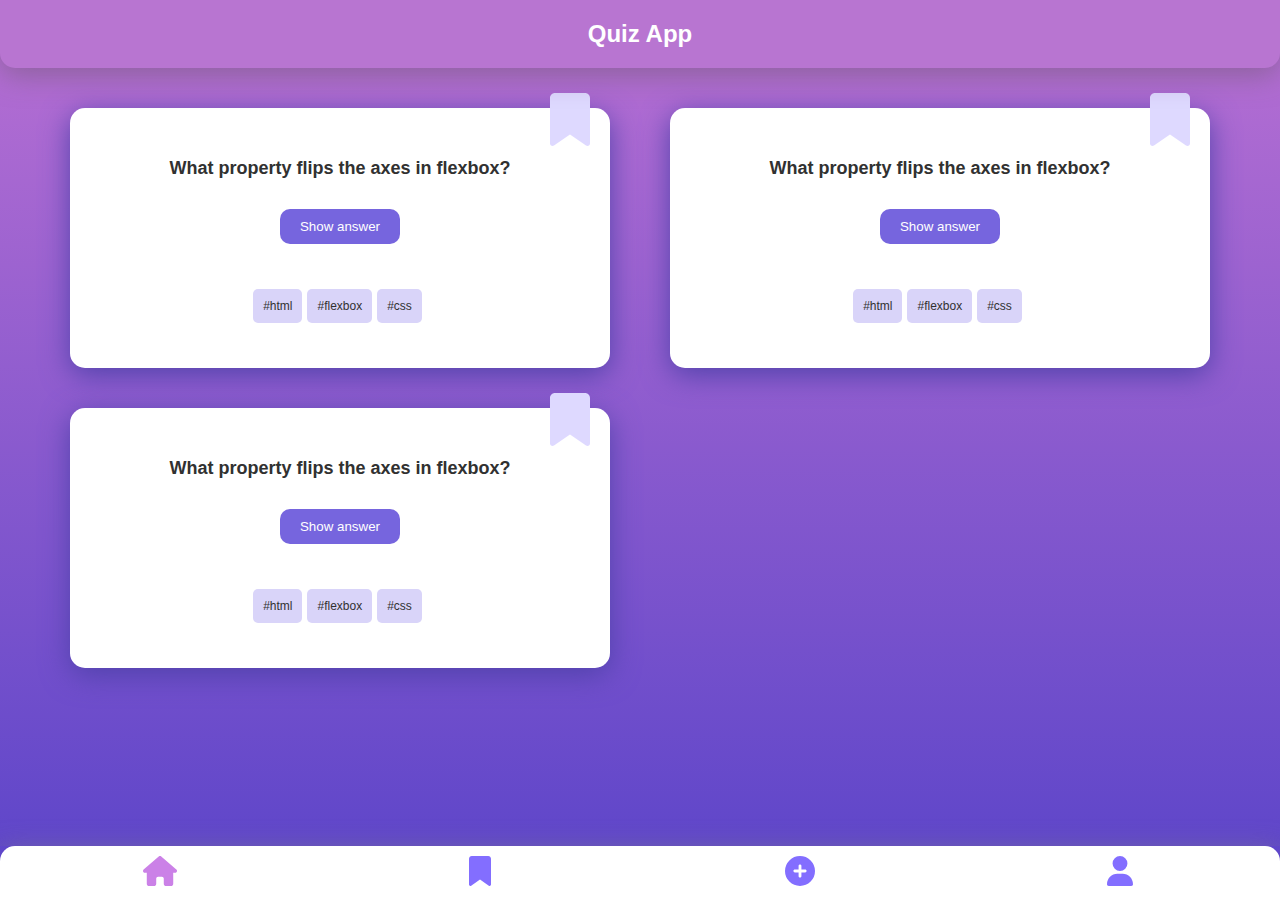
<file: index.html>
<!DOCTYPE html>
<html lang="en">
  <head>
    <meta charset="UTF-8" />
    <meta http-equiv="X-UA-Compatible" content="IE=edge" />
    <meta name="viewport" content="width=device-width, initial-scale=1.0" />
    <link rel="stylesheet" href="/css/global.css" />
    <script src="/js/index.js" defer></script>
    <title>Quiz App</title>
  </head>
  <body>
    <header>
      <h1>Quiz App</h1>
    </header>
    <main class="main">
      <section class="main-cards">
        <article class="card">
          <img
            class="card__bookmark"
            src="/assets/bookmark-solid.svg"
            alt="bookmark"
            data-js="bookmark"
          />
          <h2 class="card__question">
            What property flips the axes in flexbox?
          </h2>
          <button
            type="button"
            class="card__button"
            data-js="show-answer-button"
          >
            Show answer
          </button>
          <p class="card__answer" data-js="hidden-answer">flex-direction</p>
          <ul class="tags">
            <li class="tags-li">#html</li>
            <li class="tags-li">#flexbox</li>
            <li class="tags-li">#css</li>
          </ul>
        </article>
        <article class="card">
          <img
            class="card__bookmark"
            src="/assets/bookmark-solid.svg"
            alt="bookmark"
            data-js="bookmark"
          />
          <h2 class="card__question">
            What property flips the axes in flexbox?
          </h2>
          <button
            type="button"
            class="card__button"
            data-js="show-answer-button"
          >
            Show answer
          </button>
          <p class="card__answer" data-js="hidden-answer">flex-direction</p>
          <ul class="tags">
            <li class="tags-li">#html</li>
            <li class="tags-li">#flexbox</li>
            <li class="tags-li">#css</li>
          </ul>
        </article>
        <article class="card">
          <img
            class="card__bookmark"
            src="/assets/bookmark-solid.svg"
            alt="bookmark"
            data-js="bookmark"
          />
          <h2 class="card__question">
            What property flips the axes in flexbox?
          </h2>
          <button
            type="button"
            class="card__button"
            data-js="show-answer-button"
          >
            Show answer
          </button>
          <p class="card__answer" data-js="hidden-answer">flex-direction</p>
          <ul class="tags">
            <li class="tags-li">#html</li>
            <li class="tags-li">#flexbox</li>
            <li class="tags-li">#css</li>
          </ul>
        </article>
      </section>
    </main>
    <footer>
      <nav>
        <ul class="footer-nav">
          <li class="footer-nav__icon--active">
            <a href="/index.html" aria-label="Homepage"
              ><img
                class="footer-nav__icon"
                src="/assets/house-solid.svg"
                alt="homepage icon"
            /></a>
          </li>
          <li>
            <a href="/bookmarks" aria-label="Go to bookmarks page"
              ><img
                class="footer-nav__icon"
                src="/assets/bookmark-solid.svg"
                alt="bookmark"
            /></a>
          </li>
          <li>
            <a href="/form" aria-label="Go to form page"
              ><img
                class="footer-nav__icon"
                src="/assets/circle-plus-solid.svg"
                alt="add form"
            /></a>
          </li>
          <li>
            <a href="/profile" aria-label="Go to profile page"
              ><img
                class="footer-nav__icon"
                src="/assets/user-solid.svg"
                alt="profile icon"
            /></a>
          </li>
        </ul>
      </nav>
    </footer>
  </body>
</html>
</file>
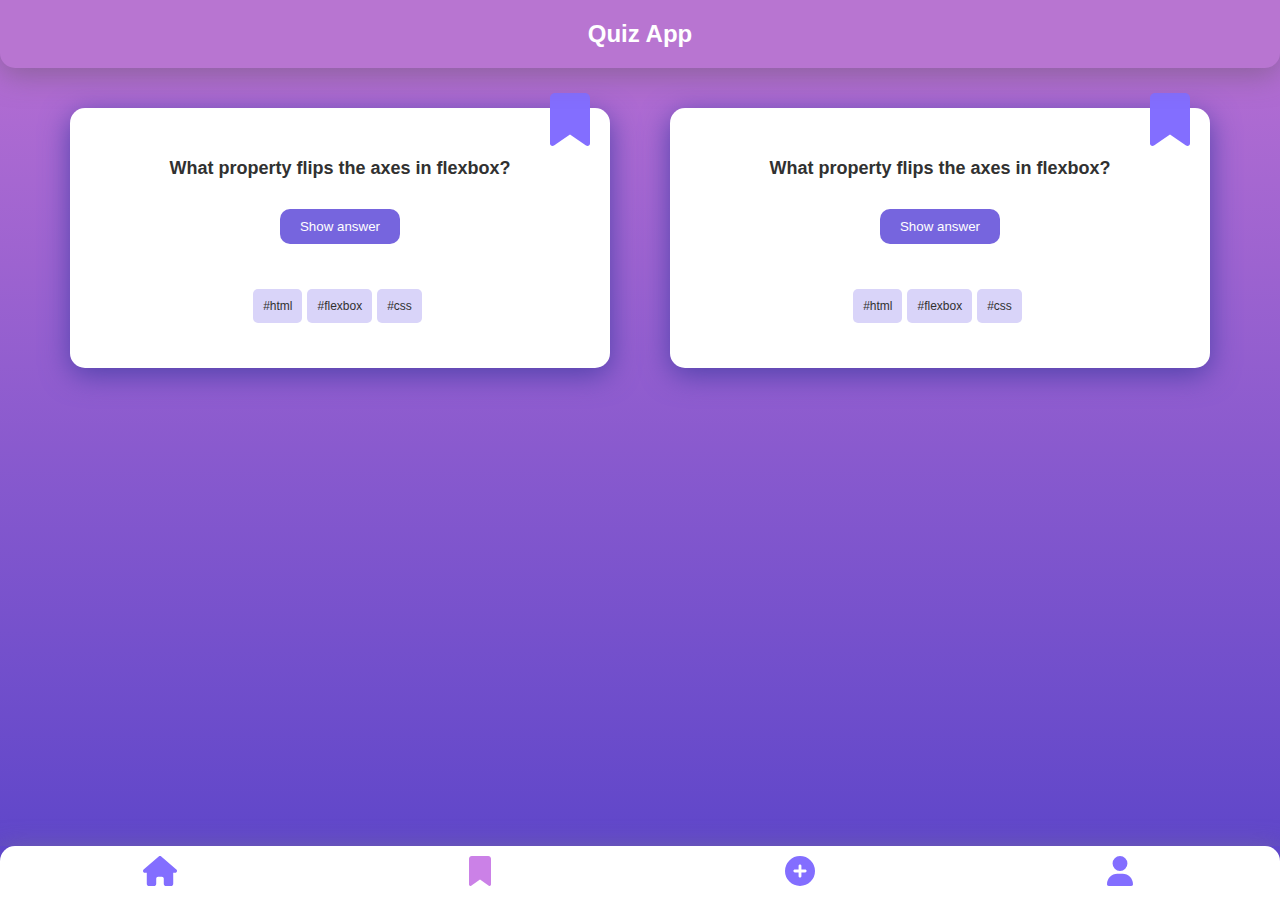
<file: bookmarks/index.html>
<!DOCTYPE html>
<html lang="en">
  <head>
    <meta charset="UTF-8" />
    <meta http-equiv="X-UA-Compatible" content="IE=edge" />
    <meta name="viewport" content="width=device-width, initial-scale=1.0" />
    <link rel="stylesheet" href="/css/global.css" />
    <script src="/js/index.js" defer></script>
    <title>Quiz App - Bookmarks</title>
  </head>
  <body>
    <header>
      <h1>Quiz App</h1>
    </header>
    <main class="main">
      <section class="main-cards">
        <article class="card">
          <img
            class="card__bookmark-active"
            src="/assets/bookmark-solid.svg"
            alt="bookmark"
            data-js="bookmark-button"
          />
          <h2 class="card__question">
            What property flips the axes in flexbox?
          </h2>
          <button
            type="button"
            class="card__button"
            data-js="show-answer-button"
          >
            Show answer
          </button>
          <p class="card__answer" data-js="hidden-answer">flex-direction</p>
          <ul class="tags">
            <li class="tags-li">#html</li>
            <li class="tags-li">#flexbox</li>
            <li class="tags-li">#css</li>
          </ul>
        </article>
        <article class="card">
          <img
            class="card__bookmark-active"
            src="/assets/bookmark-solid.svg"
            alt="bookmark"
          />
          <h2 class="card__question">
            What property flips the axes in flexbox?
          </h2>
          <button type="button" class="card__button">Show answer</button>
          <p class="card__answer" hidden>flex-direction</p>
          <ul class="tags">
            <li class="tags-li">#html</li>
            <li class="tags-li">#flexbox</li>
            <li class="tags-li">#css</li>
          </ul>
        </article>
      </section>
    </main>
    <footer>
      <nav>
        <ul class="footer-nav">
          <li>
            <a href="/index.html" aria-label="Homepage"
              ><img
                class="footer-nav__icon"
                src="/assets/house-solid.svg"
                alt="homepage icon"
            /></a>
          </li>
          <li class="footer-nav__icon--active">
            <a href="/bookmarks" aria-label="Go to bookmarks page"
              ><img
                class="footer-nav__icon"
                src="/assets/bookmark-solid.svg"
                alt="bookmark"
            /></a>
          </li>
          <li>
            <a href="/form" aria-label="Go to form page"
              ><img
                class="footer-nav__icon"
                src="/assets/circle-plus-solid.svg"
                alt="add form"
            /></a>
          </li>
          <li>
            <a href="/profile" aria-label="Go to profile page"
              ><img
                class="footer-nav__icon"
                src="/assets/user-solid.svg"
                alt="profile icon"
            /></a>
          </li>
        </ul>
      </nav>
    </footer>
  </body>
</html>
</file>
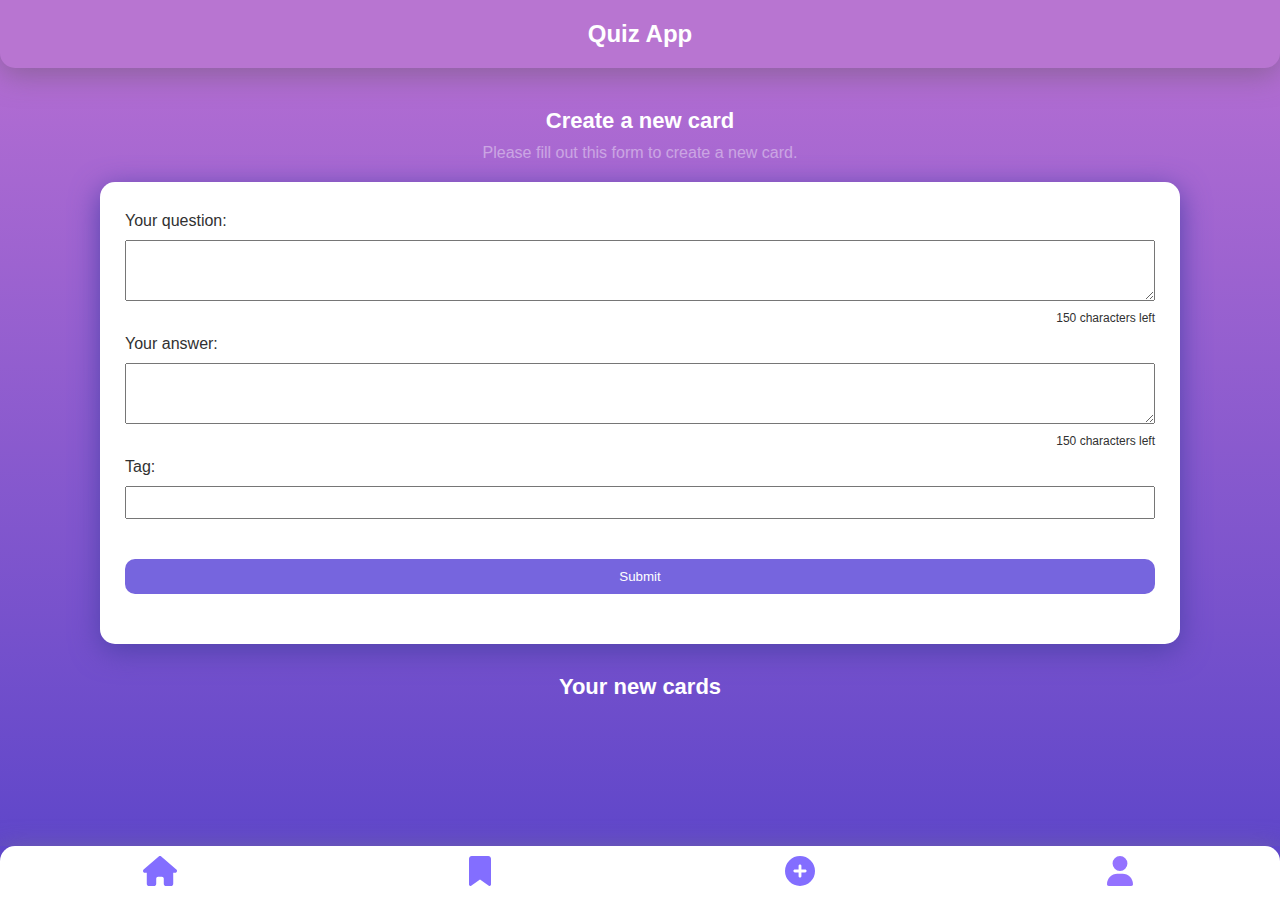
<file: form/index.html>
<!DOCTYPE html>
<html lang="en">
  <head>
    <meta charset="UTF-8" />
    <meta http-equiv="X-UA-Compatible" content="IE=edge" />
    <meta name="viewport" content="width=device-width, initial-scale=1.0" />
    <link rel="stylesheet" href="/css/global.css" />
    <script src="/js/index.js" defer></script>
    <script src="/components/form/form.js" defer></script>
    <title>Quiz App - Form</title>
  </head>
  <body>
    <header>
      <h1>Quiz App</h1>
    </header>
    <main class="main-form">
      <h2 class="form__title" id="form-title">Create a new card</h2>
      <p class="form__decription" id="form-description">
        Please fill out this form to create a new card.
      </p>
      <section class="form-container">
        <form
          class="form"
          data-js="form"
          aria-labelledby="form__title"
          aria-describedby="form__description"
        >
          <label class="label" for="form-cardQuestion">Your question:</label>
          <textarea
            id="form-cardQuestion"
            name="formCardQuestion"
            data-js="question-input"
            rows="3"
            maxlength="150"
          ></textarea>
          <p class="input-conter">
            <span data-js="input-counter-question"></span> characters left
          </p>
          <label class="label" for="form-cardAnswer">Your answer:</label>
          <textarea
            id="form-cardAnswer"
            name="formCardAnswer"
            data-js="answer-input"
            rows="3"
            maxlength="150"
          ></textarea>
          <p class="input-conter">
            <span data-js="input-counter-answer"></span> characters left
          </p>
          <label for="form-cardTag">Tag:</label>
          <input id="form-cardTag" type="text" name="formCardTag" />

          <button type="submit" class="card__button" data-js="submit-new-card">
            Submit
          </button>
        </form>
      </section>
      <section class="new-card-container">
        <h2 class="form__title">Your new cards</h2>
        <ul data-js="new-cards-list"></ul>
      </section>
    </main>
    <footer>
      <nav>
        <ul class="footer-nav">
          <li>
            <a href="/index.html" aria-label="Homepage"
              ><img
                class="footer-nav__icon"
                src="/assets/house-solid.svg"
                alt="homepage icon"
            /></a>
          </li>
          <li>
            <a href="/bookmarks" aria-label="Go to bookmarks page"
              ><img
                class="footer-nav__icon"
                src="/assets/bookmark-solid.svg"
                alt="bookmark"
            /></a>
          </li>
          <li>
            <a href="/form" aria-label="Go to form page"
              ><img
                class="footer-nav__icon"
                src="/assets/circle-plus-solid.svg"
                alt="add form"
            /></a>
          </li>
          <li class="footer-nav__icon">
            <a href="/profile" aria-label="Go to profile page"
              ><img
                class="footer-nav__icon"
                src="/assets/user-solid.svg"
                alt="profile icon"
            /></a>
          </li>
        </ul>
      </nav>
    </footer>
  </body>
</html>
</file>
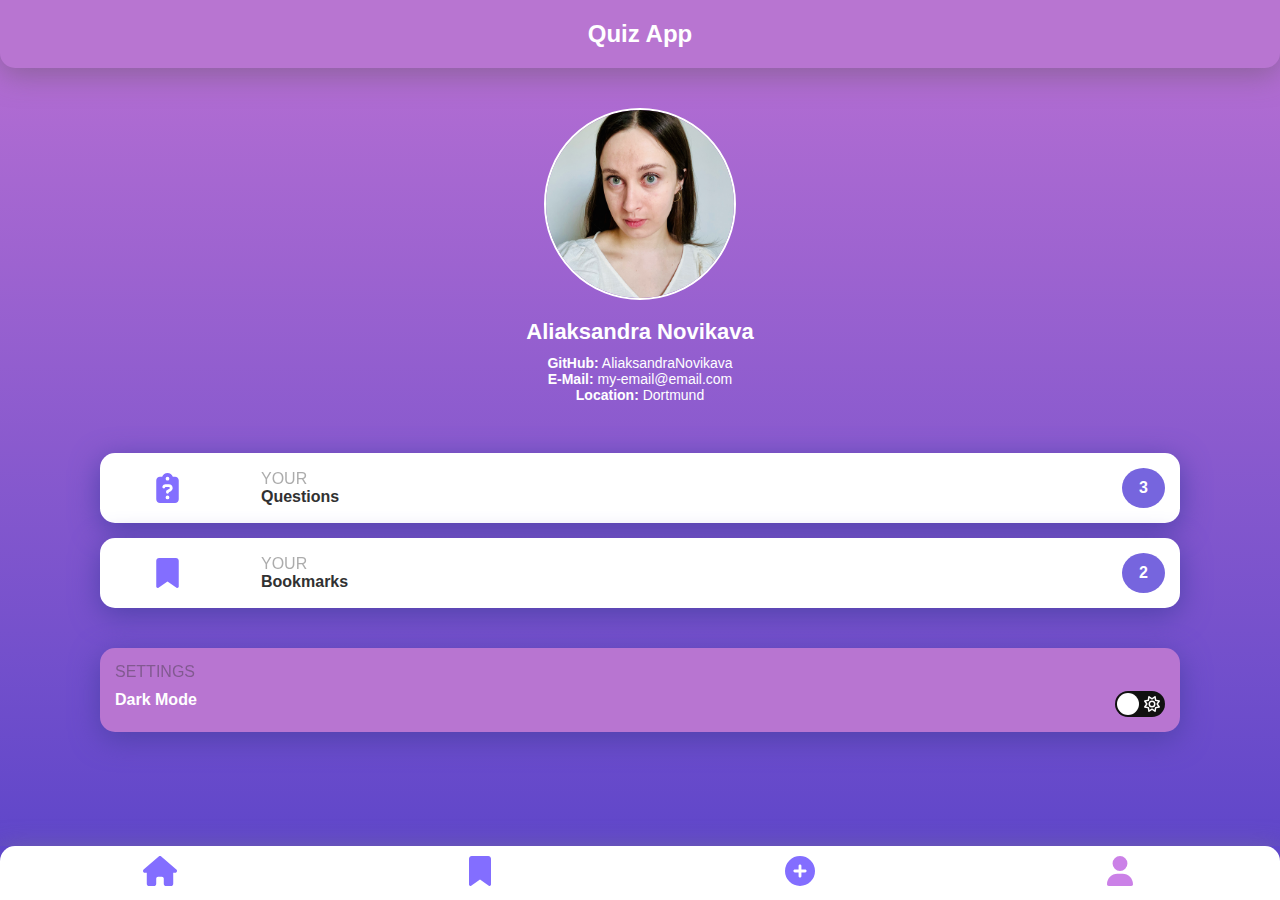
<file: profile/index.html>
<!DOCTYPE html>
<html lang="en">
  <head>
    <meta charset="UTF-8" />
    <meta http-equiv="X-UA-Compatible" content="IE=edge" />
    <meta name="viewport" content="width=device-width, initial-scale=1.0" />
    <link rel="stylesheet" href="/css/global.css" />
    <script src="/js/index.js" defer></script>
    <script src="/js/darkmode.js" defer></script>
    <title>Quiz App - Profile</title>
  </head>
  <body>
    <header>
      <h1>Quiz App</h1>
    </header>
    <main class="main__profile">
      <section class="main-profile__sidebar">
        <figure class="profile">
          <img
            src="/assets/novikava_a.png"
            alt="This is me"
            class="profile__img"
          />
          <figcaption class="profile__intro">
            <h2>Aliaksandra Novikava</h2>
            <ul class="profile__list">
              <li><strong>GitHub:</strong> AliaksandraNovikava</li>
              <li><strong>E-Mail:</strong> my-email@email.com</li>
              <li><strong>Location:</strong> Dortmund</li>
            </ul>
          </figcaption>
        </figure>
      </section>
      <section class="main-profile--vp-lg">
        <section class="stats">
          <img
            class="stats__icon"
            src="/assets/clipboard-question-solid.svg"
            alt="bookmark"
          />
          <h3><span class="faded-text">Your</span><br />Questions</h3>
          <p class="stats__counter">3</p>
        </section>
        <section class="stats">
          <img
            class="stats__icon"
            src="/assets/bookmark-solid.svg"
            alt="bookmark"
          />
          <h3><span class="faded-text">Your</span><br />Bookmarks</h3>
          <p class="stats__counter">2</p>
        </section>
        <section class="settings">
          <h3 class="faded-text">Settings</h3>
          <section class="toggle">
            <h3>Dark Mode</h3>
            <input
              type="checkbox"
              class="checkbox"
              id="checkbox"
              data-js="checkbox"
            />
            <label for="checkbox" class="checkbox-label">
              <img
                class="checkbox__icon"
                src="/assets/moon-regular.svg"
                alt="bookmark"
              />
              <img
                class="checkbox__icon"
                src="/assets/sun-regular.svg"
                alt="bookmark"
              />
              <span class="ball"></span>
            </label>
          </section>
        </section>
      </section>
    </main>
    <footer>
      <nav>
        <ul class="footer-nav">
          <li>
            <a href="/index.html" aria-label="Homepage"
              ><img
                class="footer-nav__icon"
                src="/assets/house-solid.svg"
                alt="homepage icon"
            /></a>
          </li>
          <li>
            <a href="/bookmarks" aria-label="Bookmarks page"
              ><img
                class="footer-nav__icon"
                src="/assets/bookmark-solid.svg"
                alt="bookmark"
            /></a>
          </li>
          <li>
            <a href="/form" aria-label="Go to form page"
              ><img
                class="footer-nav__icon"
                src="/assets/circle-plus-solid.svg"
                alt="add form"
            /></a>
          </li>
          <li class="footer-nav__icon--active">
            <a href="/profile" aria-label="Profile page"
              ><img
                class="footer-nav__icon"
                src="/assets/user-solid.svg"
                alt="profile icon"
            /></a>
          </li>
        </ul>
      </nav>
    </footer>
  </body>
</html>
</file>
<file: css/global.css>
@import "/components/navigation/navigation.css";
@import "/components/card/card.css";
@import "/components/button/button.css";
@import "/components/profile/profile.css";
@import "/components/stats/stats.css";
@import "/components/settings/settings.css";
@import "/components/form/form.css";

:root {
  --primary-color: #7665de;
  --secondary-color: #b875d1;
  --light-color: #d9d4f9;
  --white-background: #fff;
  --text-color: #313131;
  --primary-color-filter: invert(51%) sepia(36%) saturate(6219%)
    hue-rotate(225deg);
  --secondary-color-filter: invert(50%) sepia(89%) saturate(268%)
    hue-rotate(239deg);
  --light-color-filter: invert(98%) sepia(58%) saturate(5382%)
    hue-rotate(181deg);
  --gradient: linear-gradient(#b970d3, #5a44c9);
  _--dark-background-color: #33264e;
  --box-shadow: #5042ab 0px 7px 29px 0px;
  --header-box-shadow: #785b80aa 0px 7px 29px 0px;
  --footer-shadow: #838383aa 0px 7px 29px 0px;
}

.dark {
  --gradient: #33264e;
  --secondary-color: #3c2c5b;
  --header-box-shadow: none;
  --footer-shadow: none;
  --white-background: #4c3874;
  --box-shadow: none;
  --text-color: #fff;
}

* {
  box-sizing: border-box;
  margin: 0px;
  padding: 0px;
}

body {
  font-family: "Lucida Sans", "Lucida Sans Regular", "Lucida Grande",
    "Lucida Sans Unicode", Geneva, Verdana, sans-serif;
  color: #313131;
  background: var(--gradient);
}

header {
  background-color: var(--secondary-color);
  color: #fff;
  text-align: center;
  padding: 20px;
  margin-bottom: 40px;
  border-radius: 0 0 15px 15px;
  box-shadow: var(--header-box-shadow);
  position: sticky;
  top: 0;
  z-index: 1;
}

main {
  padding-bottom: 50px;
  min-height: calc(100vh - 112px);
}
.main-cards {
  max-width: 1200px;
  margin: auto;
}

h1 {
  font-size: 24px;
}

footer {
  position: fixed;
  bottom: 0;
  width: 100%;
  box-shadow: var(--footer-shadow);
}

@media (min-width: 768px) {
  .main-cards {
    display: grid;
    grid-template-columns: 1fr 1fr;
  }
}
</file>
